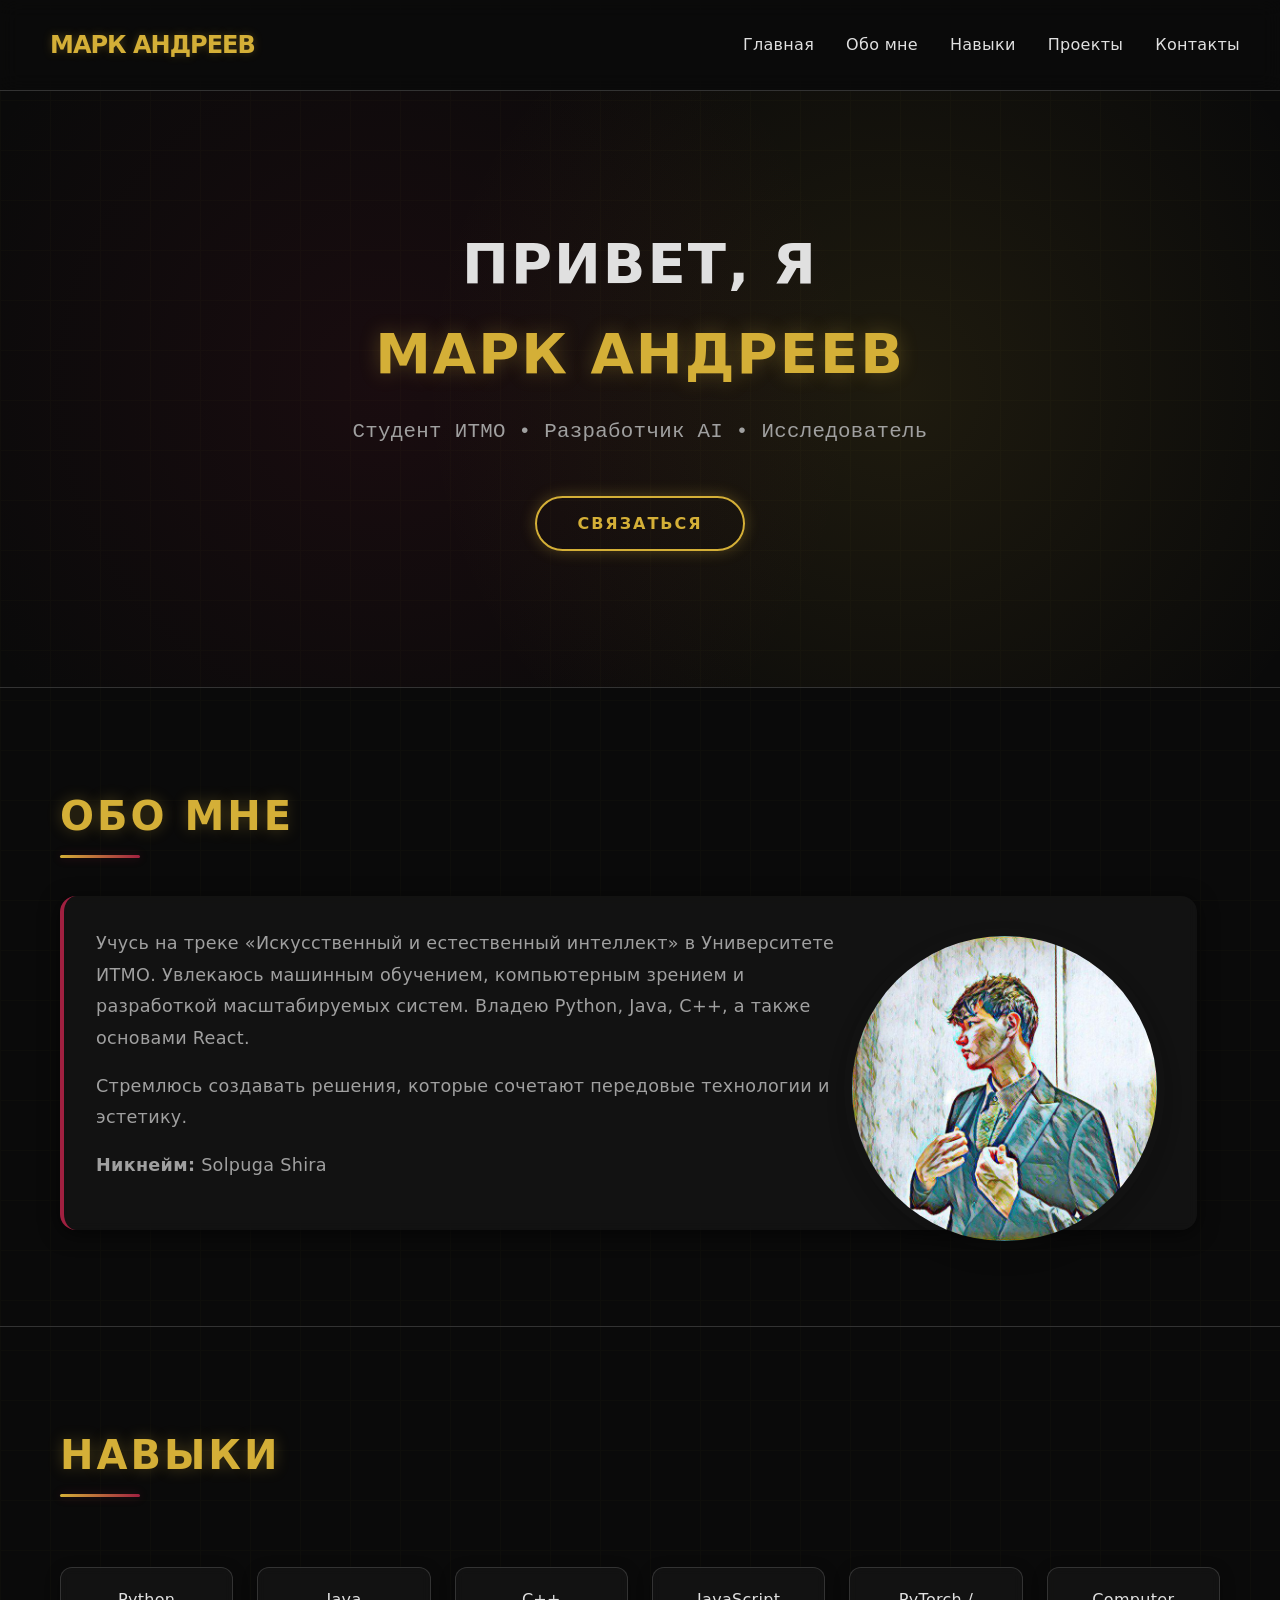
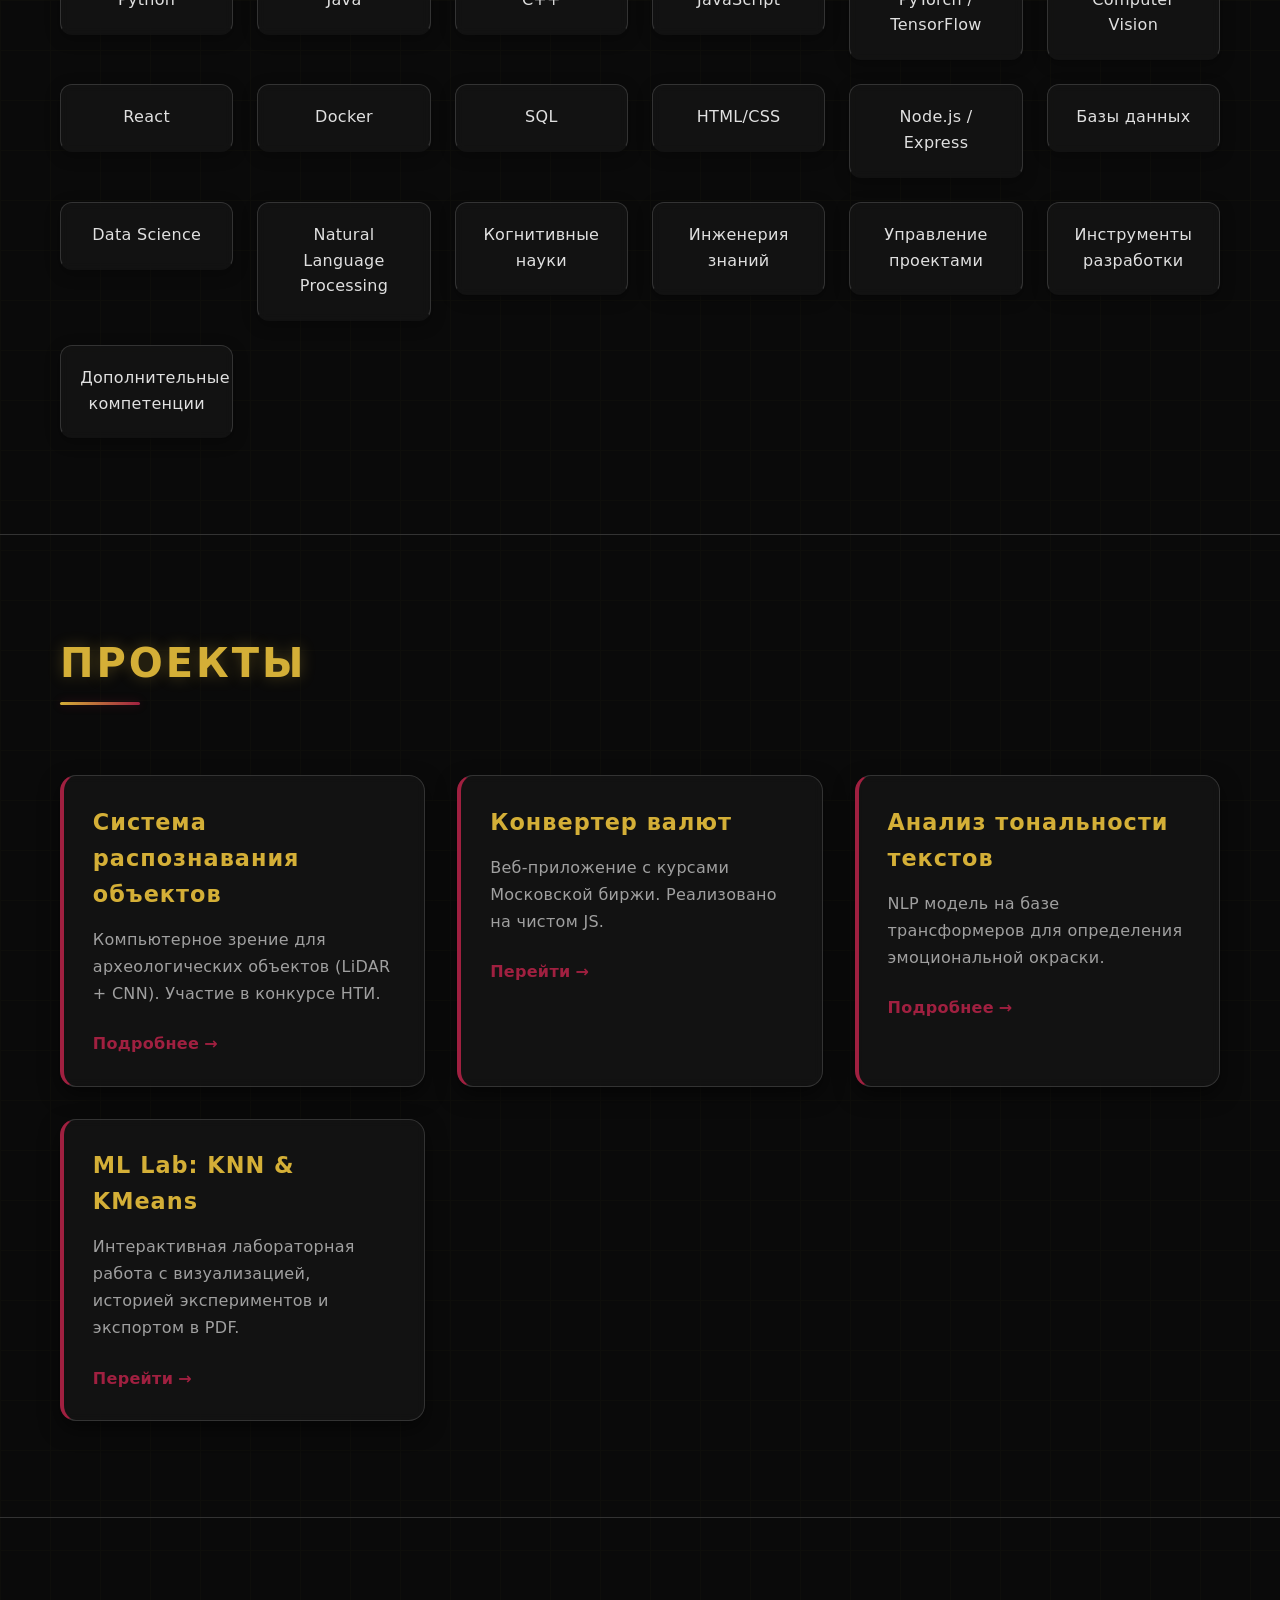
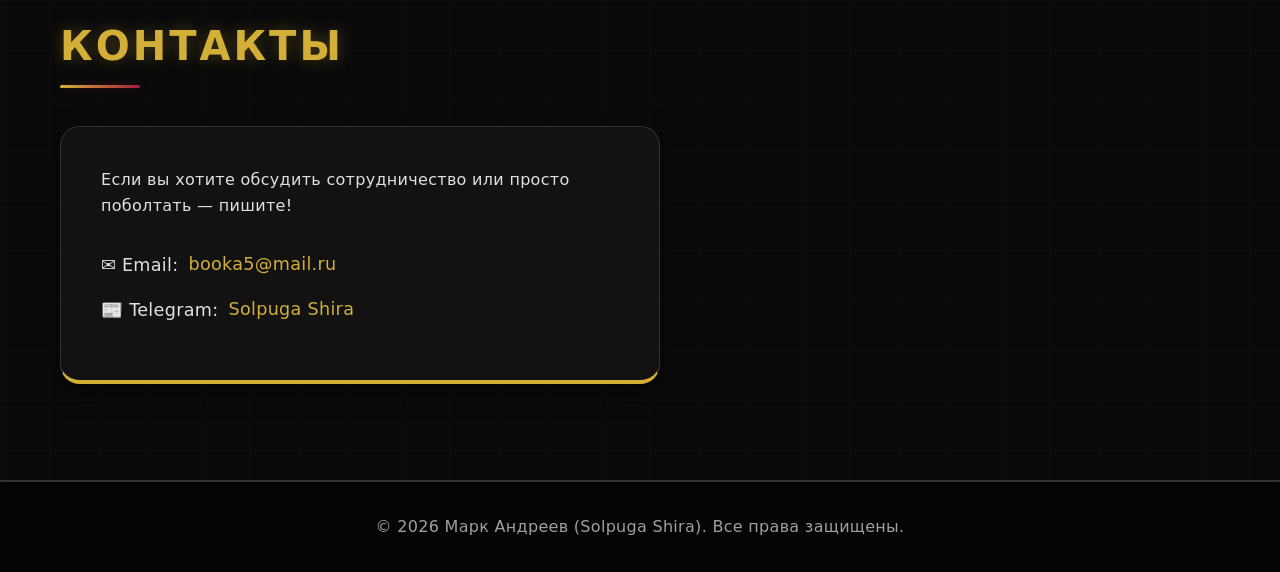
<file: index.html>
<!DOCTYPE html>
<html lang="ru">
<head>
    <meta charset="UTF-8">
    <meta name="viewport" content="width=device-width, initial-scale=1.0">
    <title>Марк Андреев | Портфолио</title>
    <link rel="stylesheet" href="style.css">
</head>
<body>
    <header class="header">
        <div class="container nav">
            <div class="logo" style="margin:10px; letter-spacing:-1px;">Марк Андреев</div>
            <ul class="nav-links" id="navLinks">
                <li><a href="index.html">Главная</a></li>
                <li><a href="#about">Обо мне</a></li>
                <li><a href="#skills">Навыки</a></li>
                <li><a href="#projects">Проекты</a></li>
                <li><a href="#contact">Контакты</a></li>
            </ul>
            <div class="burger" id="burger">
                <span></span>
                <span></span>
                <span></span>
            </div>
        </div>
    </header>

    <main>
        <section class="hero">
            <div class="container">
                <h1 class="hero-title">Привет, я<br> <span class="gold">Марк Андреев</span></h1>
                <p class="hero-subtitle">Студент ИТМО • Разработчик AI • Исследователь</p>
                <a href="#contact" class="btn-primary">Связаться</a>
            </div>
        </section>

        <section id="about" class="about">
            <div class="container">
                <h2 class="section-title">Обо мне</h2>
                <div class="about-content">
                    <img class = "mark" src ="Mark.jpeg">
                            
                    <p>Учусь на треке «Искусственный и естественный интеллект» в Университете ИТМО. Увлекаюсь машинным обучением, компьютерным зрением и разработкой масштабируемых систем. Владею Python, Java, C++, а также основами React.</p>
                    <p>Стремлюсь создавать решения, которые сочетают передовые технологии и эстетику.</p>
                    <p><strong>Никнейм:</strong> Solpuga Shira</p>
                </div>
            </div>
        </section>


        <section id="skills" class="skills">
            <div class="container">
                <h2 class="section-title">Навыки</h2>
                <div class="skills-grid" id="skillsGrid"></div>
            </div>
        </section>


        <section id="projects" class="projects">
            <div class="container">
                <h2 class="section-title">Проекты</h2>
                <div class="projects-grid">
                    <div class="project-card">
                        <h3>Система распознавания объектов</h3>
                        <p>Компьютерное зрение для археологических объектов (LiDAR + CNN). Участие в конкурсе НТИ.</p>
                        <a href="NTI.html" class="project-link">Подробнее</a>
                    </div>
                    <div class="project-card">
                        <h3>Конвертер валют</h3>
                        <p>Веб-приложение с курсами Московской биржи. Реализовано на чистом JS.</p>
                        <a href="converter.html" class="project-link">Перейти</a>
                    </div>
                    <div class="project-card">
                        <h3>Анализ тональности текстов</h3>
                        <p>NLP модель на базе трансформеров для определения эмоциональной окраски.</p>
                        <a href="NLP.html" class="project-link">Подробнее</a>
                    </div>
                    <div class="project-card">
                        <h3>ML Lab: KNN & KMeans</h3>
                        <p>Интерактивная лабораторная работа с визуализацией, историей экспериментов и экспортом в PDF.</p>
                        <a href="ml_lab.html" class="project-link">Перейти</a>
                    </div>
                </div>
            </div>
        </section>


        <section id="contact" class="contact">
            <div class="container">
                <h2 class="section-title">Контакты</h2>
                <div class="contact-content">
                    <p>Если вы хотите обсудить сотрудничество или просто поболтать — пишите!</p>
                    <ul class="contact-list">
                        <li>✉️ Email: <a href="mailto:booka5@mail.ru">booka5@mail.ru</a></li>
                        <li>📰 Telegram: <a href="https://t.me/Solpuga_Shira">Solpuga Shira</a></li>
                    </ul>
                </div>
            </div>
        </section>
    </main>

    <footer class="footer">
        <div class="container">
            <p>© 2026 Марк Андреев (Solpuga Shira). Все права защищены.</p>
        </div>
    </footer>


    <script>
        (function() {
            const skillsData = [
                { name: 'Python', details: ['Django', 'FastAPI', 'NumPy', 'Pandas', 'PyTorch', 'TensorFlow', 'Scikit-learn'] },
                { name: 'Java', details: ['Spring Boot', 'Hibernate', 'Kafka', 'Maven', 'JUnit'] },
                { name: 'C++', details: ['STL', 'Boost', 'OpenCV', 'CUDA', 'Qt'] },
                { name: 'JavaScript', details: ['DOM', 'События', 'Асинхронность (Promises, Async/Await)', 'Классы', 'Модули', 'Обработка ошибок', 'Структуры данных'] },
                { name: 'PyTorch / TensorFlow', details: ['Нейросети', 'CNN', 'RNN', 'Трансформеры', 'Обучение с подкреплением'] },
                { name: 'Computer Vision', details: ['OpenCV', 'YOLO', 'Segmentation', 'Object Detection', 'Image Processing'] },
                { name: 'React', details: ['Hooks', 'Redux', 'Next.js', 'Material-UI', 'React Router'] },
                { name: 'Docker', details: ['Контейнеризация', 'Docker Compose', 'Kubernetes (основы)', 'CI/CD'] },
                { name: 'SQL', details: ['PostgreSQL', 'MySQL', 'SQLite', 'Оптимизация запросов', 'ORM'] },
                { name: 'HTML/CSS', details: ['HTML5', 'CSS3', 'Flexbox', 'CSS Grid', 'Адаптивная верстка', 'Семантическая разметка', 'Доступность (WCAG)'] },
                { name: 'Node.js / Express', details: ['Node.js', 'Express.js', 'REST API', 'Middleware', 'Аутентификация (JWT)', 'Работа с базами данных (Mongoose, Sequelize)', 'WebSockets'] },
                { name: 'Базы данных', details: ['Проектирование БД', 'Нормализация', 'Транзакции', 'Индексы', 'NoSQL (MongoDB)', 'Redis'] },
                { name: 'Data Science', details: ['Pandas', 'NumPy', 'Matplotlib', 'Seaborn', 'Статистический анализ', 'Эконометрика', 'Анализ социальных сетей', 'Планирование экспериментов'] },
                { name: 'Natural Language Processing', details: ['Токенизация', 'Word2Vec', 'BERT', 'NLTK', 'SpaCy', 'Анализ тональности', 'Машинный перевод'] },
                { name: 'Когнитивные науки', details: ['Когнитивная психология', 'Психолингвистика', 'Когнитивная нейронаука', 'Моделирование когнитивных процессов', 'Экспериментальные методы'] },
                { name: 'Инженерия знаний', details: ['Онтологии', 'Семантические сети', 'Экспертные системы', 'Извлечение знаний', 'Логический вывод'] },
                { name: 'Управление проектами', details: ['Agile (Scrum, Kanban)', 'PMBOK', 'Управление рисками', 'Сценарное мышление', 'Управление изменениями'] },
                { name: 'Инструменты разработки', details: ['Git (продвинутый)', 'Docker (оркестрация)', 'CI/CD (GitLab CI, GitHub Actions)', 'Linux (администрирование)', 'Kubernetes (основы)'] },
                { name: 'Дополнительные компетенции', details: ['3D-моделирование', 'Основы ГИС', 'Технологии творчества', 'Публичные выступления', 'Командообразование'] }
            ];

            const grid = document.getElementById('skillsGrid');

            skillsData.forEach(function(skill) {
                const wrapper = document.createElement('div');
                wrapper.style.width = '100%';

                const skillItem = document.createElement('div');
                skillItem.className = 'skill-item';
                skillItem.textContent = skill.name;

                const detailsDiv = document.createElement('div');
                detailsDiv.className = 'skill-details';
                detailsDiv.style.display = 'none';

                const ul = document.createElement('ul');
                skill.details.forEach(function(detail) {
                    const li = document.createElement('li');
                    li.textContent = detail;
                    ul.appendChild(li);
                });
                detailsDiv.appendChild(ul);

                skillItem.addEventListener('click', function(e) {
                    e.stopPropagation();
                    detailsDiv.style.display = detailsDiv.style.display === 'none' ? 'block' : 'none';
                });

                wrapper.appendChild(skillItem);
                wrapper.appendChild(detailsDiv);
                grid.appendChild(wrapper);
            });
        })();
    </script>
    <!-- Общий скрипт -->
    <script src="script.js"></script>
</body>
</html>
</file>
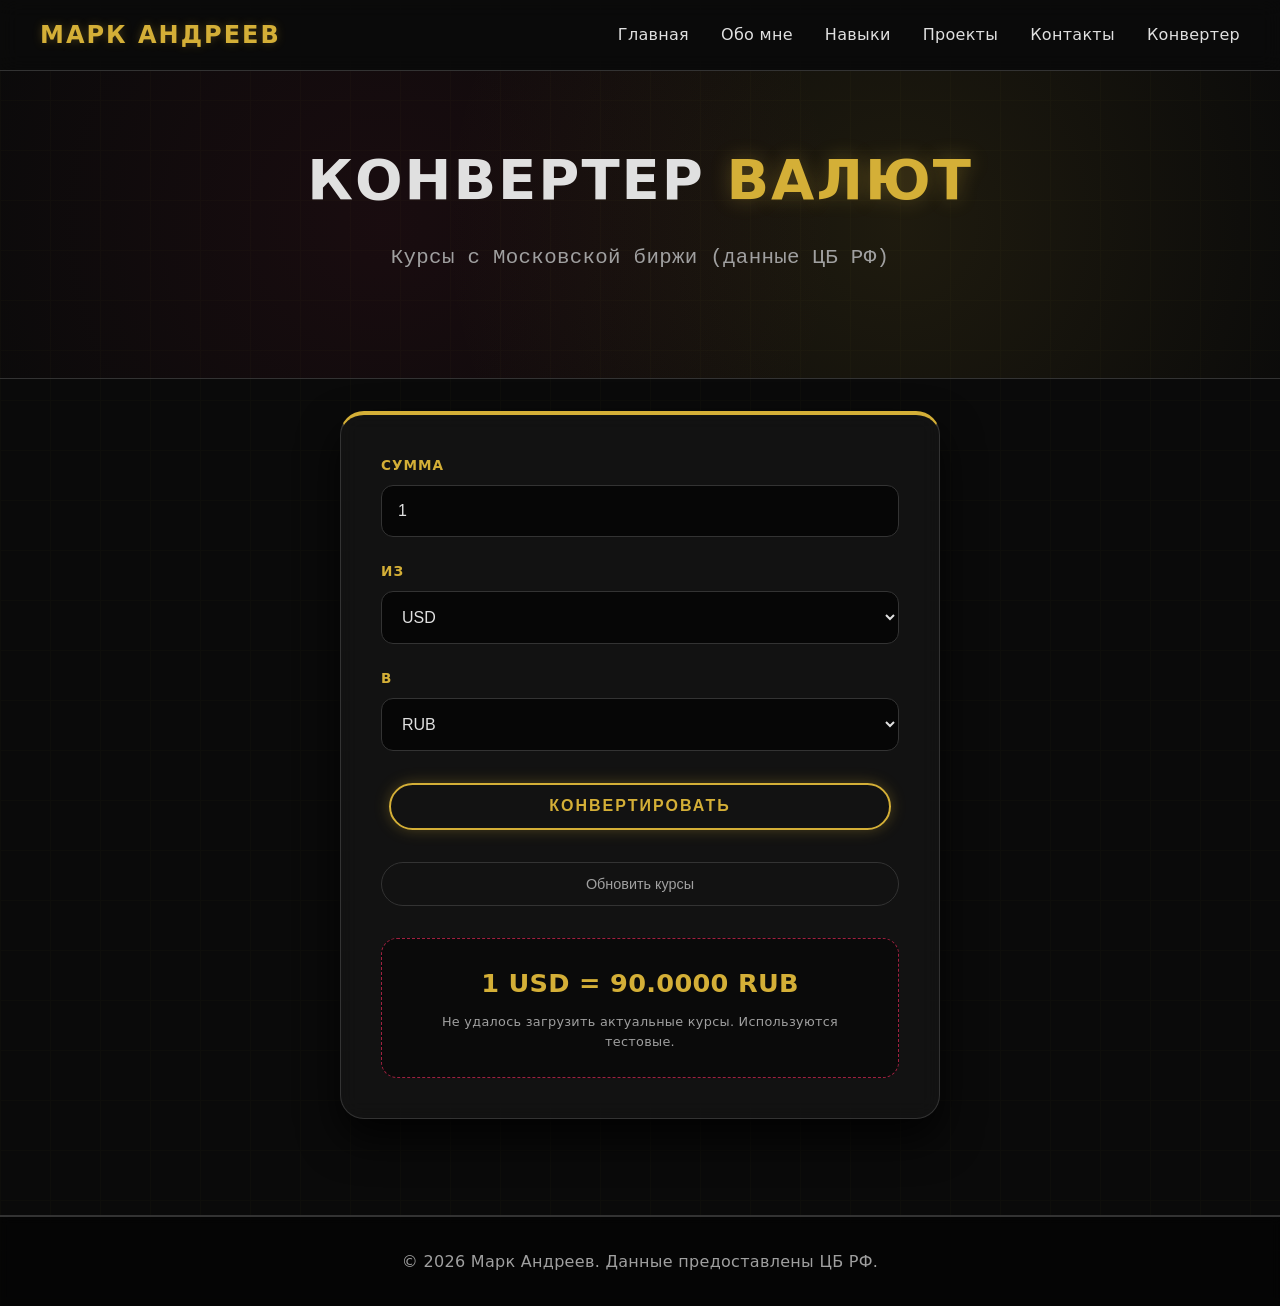
<file: converter.html>
<!DOCTYPE html>
<html lang="ru">
<head>
    <meta charset="UTF-8">
    <meta name="viewport" content="width=device-width, initial-scale=1.0">
    <title>Конвертер валют | Марк Андреев</title>
    <link rel="stylesheet" href="style.css">
</head>
<body>
    <header class="header">
        <div class="container nav">
            <div class="logo">Марк Андреев</div>
            <ul class="nav-links" id="navLinks">
                <li><a href="index.html">Главная</a></li>
                <li><a href="index.html#about">Обо мне</a></li>
                <li><a href="index.html#skills">Навыки</a></li>
                <li><a href="index.html#projects">Проекты</a></li>
                <li><a href="index.html#contact">Контакты</a></li>
                <li><a href="converter.html">Конвертер</a></li>
            </ul>
            <div class="burger" id="burger">
                <span></span>
                <span></span>
                <span></span>
            </div>
        </div>
    </header>

    <main>
        <section class="hero" style="padding: 4rem 0;">
            <div class="container">
                <h1 class="hero-title">Конвертер <span class="gold">валют</span></h1>
                <p class="hero-subtitle">Курсы с Московской биржи (данные ЦБ РФ)</p>
            </div>
        </section>

        <section class="converter-section">
            <div class="container">
                <div class="converter-card">
                    <div class="converter-form">
                        <div class="input-group">
                            <label for="amount">Сумма</label>
                            <input type="number" id="amount" value="1" min="0" step="0.01">
                        </div>

                        <div class="input-group">
                            <label for="fromCurrency">Из</label>
                            <select id="fromCurrency"></select>
                        </div>

                        <div class="input-group">
                            <label for="toCurrency">В</label>
                            <select id="toCurrency"></select>
                        </div>

                        <button id="convertBtn" class="btn-primary">Конвертировать</button>
                        <button id="refreshRates" class="btn-secondary">Обновить курсы</button>
                    </div>

                    <div class="result-area">
                        <p id="result">Введите сумму и нажмите "Конвертировать"</p>
                        <p id="lastUpdate"></p>
                    </div>
                </div>
            </div>
        </section>
    </main>

    <footer class="footer">
        <div class="container">
            <p>© 2026 Марк Андреев. Данные предоставлены ЦБ РФ.</p>
        </div>
    </footer>

    <!-- Скрипт конвертера -->
    <script>
        let rates = {};
        let currencies = [];

        const amountInput = document.getElementById('amount');
        const fromSelect = document.getElementById('fromCurrency');
        const toSelect = document.getElementById('toCurrency');
        const convertBtn = document.getElementById('convertBtn');
        const refreshBtn = document.getElementById('refreshRates');
        const resultP = document.getElementById('result');
        const lastUpdateP = document.getElementById('lastUpdate');

        async function fetchRates() {
            try {
                const response = await fetch('https://www.cbr-xml-daily.ru/daily_json.js');
                const data = await response.json();

                rates = { RUB: 1 };
                currencies = ['RUB'];

                for (let code in data.Valute) {
                    rates[code] = data.Valute[code].Value;
                    currencies.push(code);
                }

                currencies.sort();
                populateSelects();

                const updateTime = new Date(data.Date).toLocaleString('ru-RU');
                lastUpdateP.textContent = `Последнее обновление: ${updateTime}`;
            } catch (error) {
                console.error(error);
                rates = { RUB: 1, USD: 90.0, EUR: 99.0, CNY: 12.5 };
                currencies = ['RUB', 'USD', 'EUR', 'CNY'];
                populateSelects();
                lastUpdateP.textContent = 'Не удалось загрузить актуальные курсы. Используются тестовые.';
            }
        }

        function populateSelects() {
            fromSelect.innerHTML = '';
            toSelect.innerHTML = '';

            currencies.forEach(function(curr) {
                let option1 = document.createElement('option');
                option1.value = curr;
                option1.textContent = curr;
                fromSelect.appendChild(option1);

                let option2 = document.createElement('option');
                option2.value = curr;
                option2.textContent = curr;
                toSelect.appendChild(option2);
            });

            fromSelect.value = 'USD';
            toSelect.value = 'RUB';
        }

        function convert() {
            let amount = parseFloat(amountInput.value) || 0;
            let from = fromSelect.value;
            let to = toSelect.value;

            if (!rates[from] || !rates[to]) {
                resultP.textContent = 'Ошибка: неизвестная валюта';
                return;
            }

            let result = (amount * rates[from]) / rates[to];
            resultP.textContent = `${amount} ${from} = ${result.toFixed(4)} ${to}`;
        }

        convertBtn.addEventListener('click', convert);
        refreshBtn.addEventListener('click', function() {
            fetchRates().then(function() { convert(); });
        });

        fetchRates().then(function() { convert(); });
    </script>
    <!-- Общий скрипт -->
    <script src="script.js"></script>
</body>
</html>
</file>
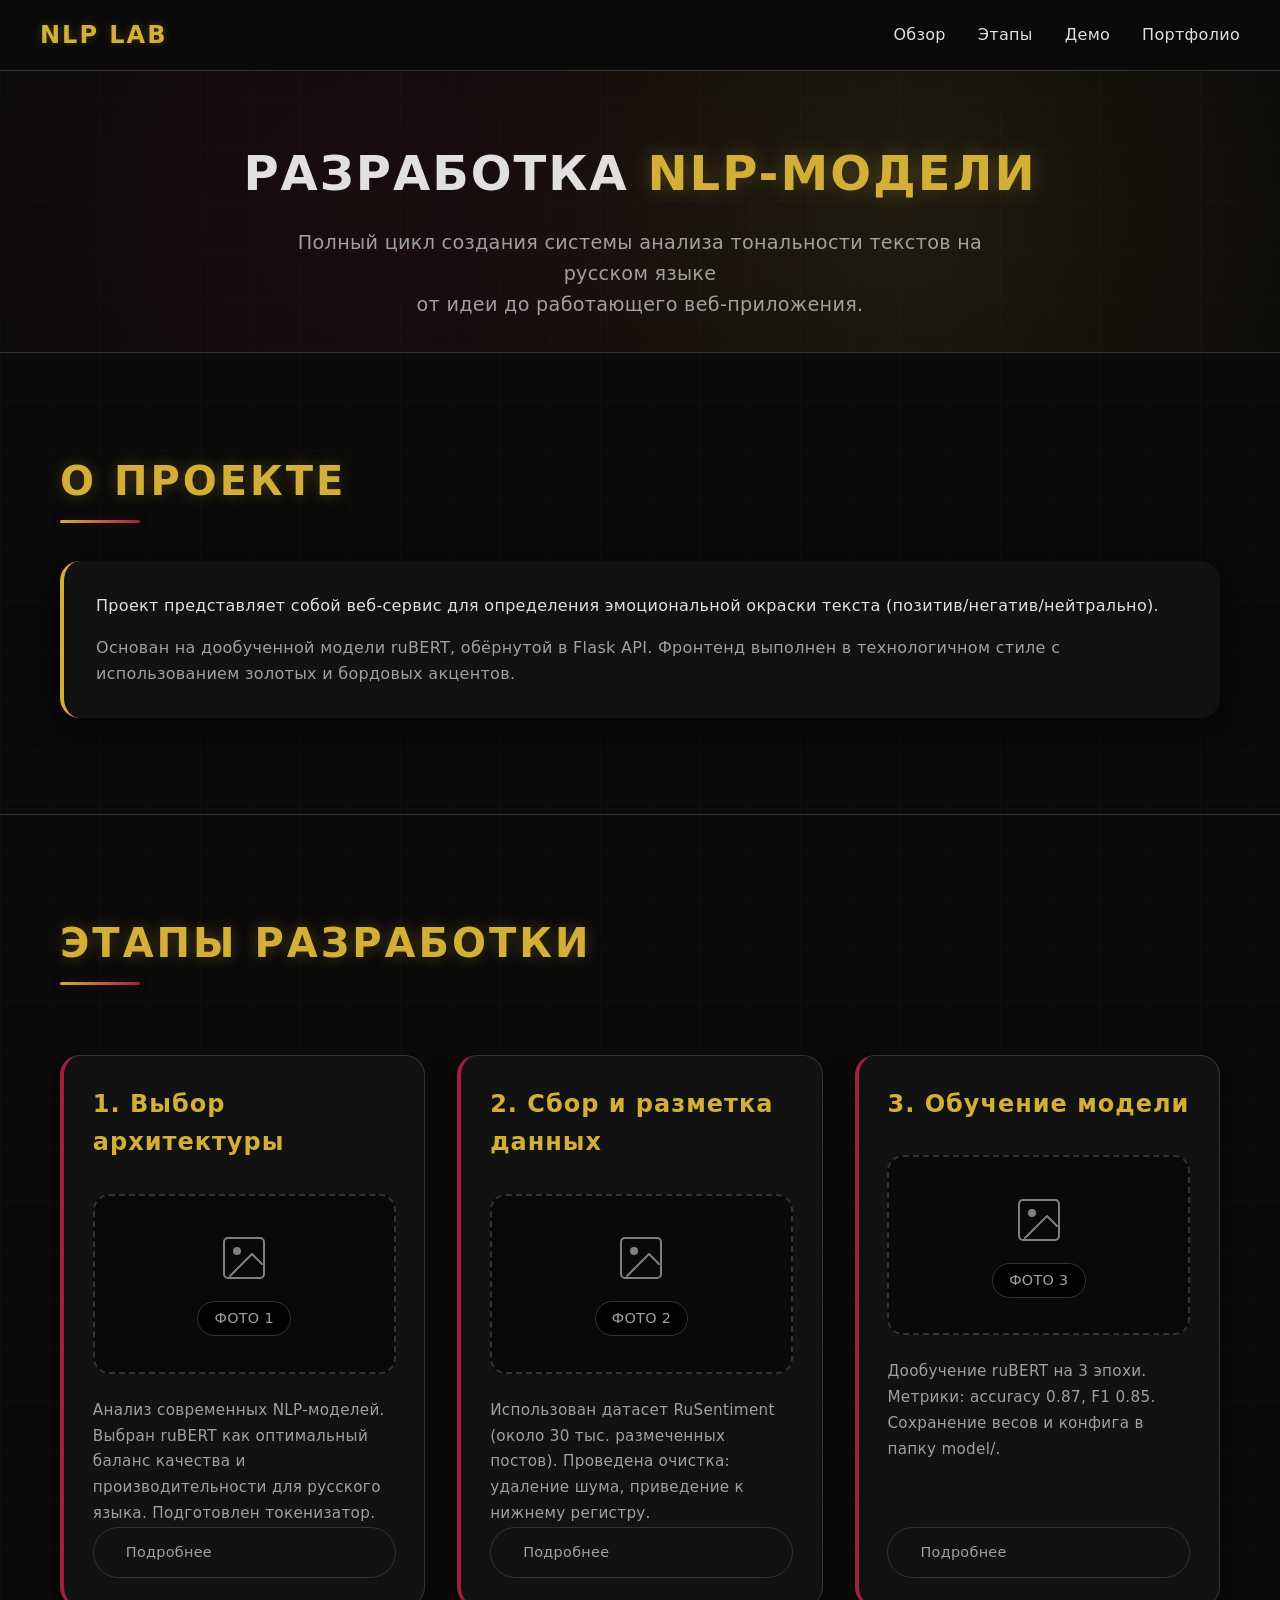
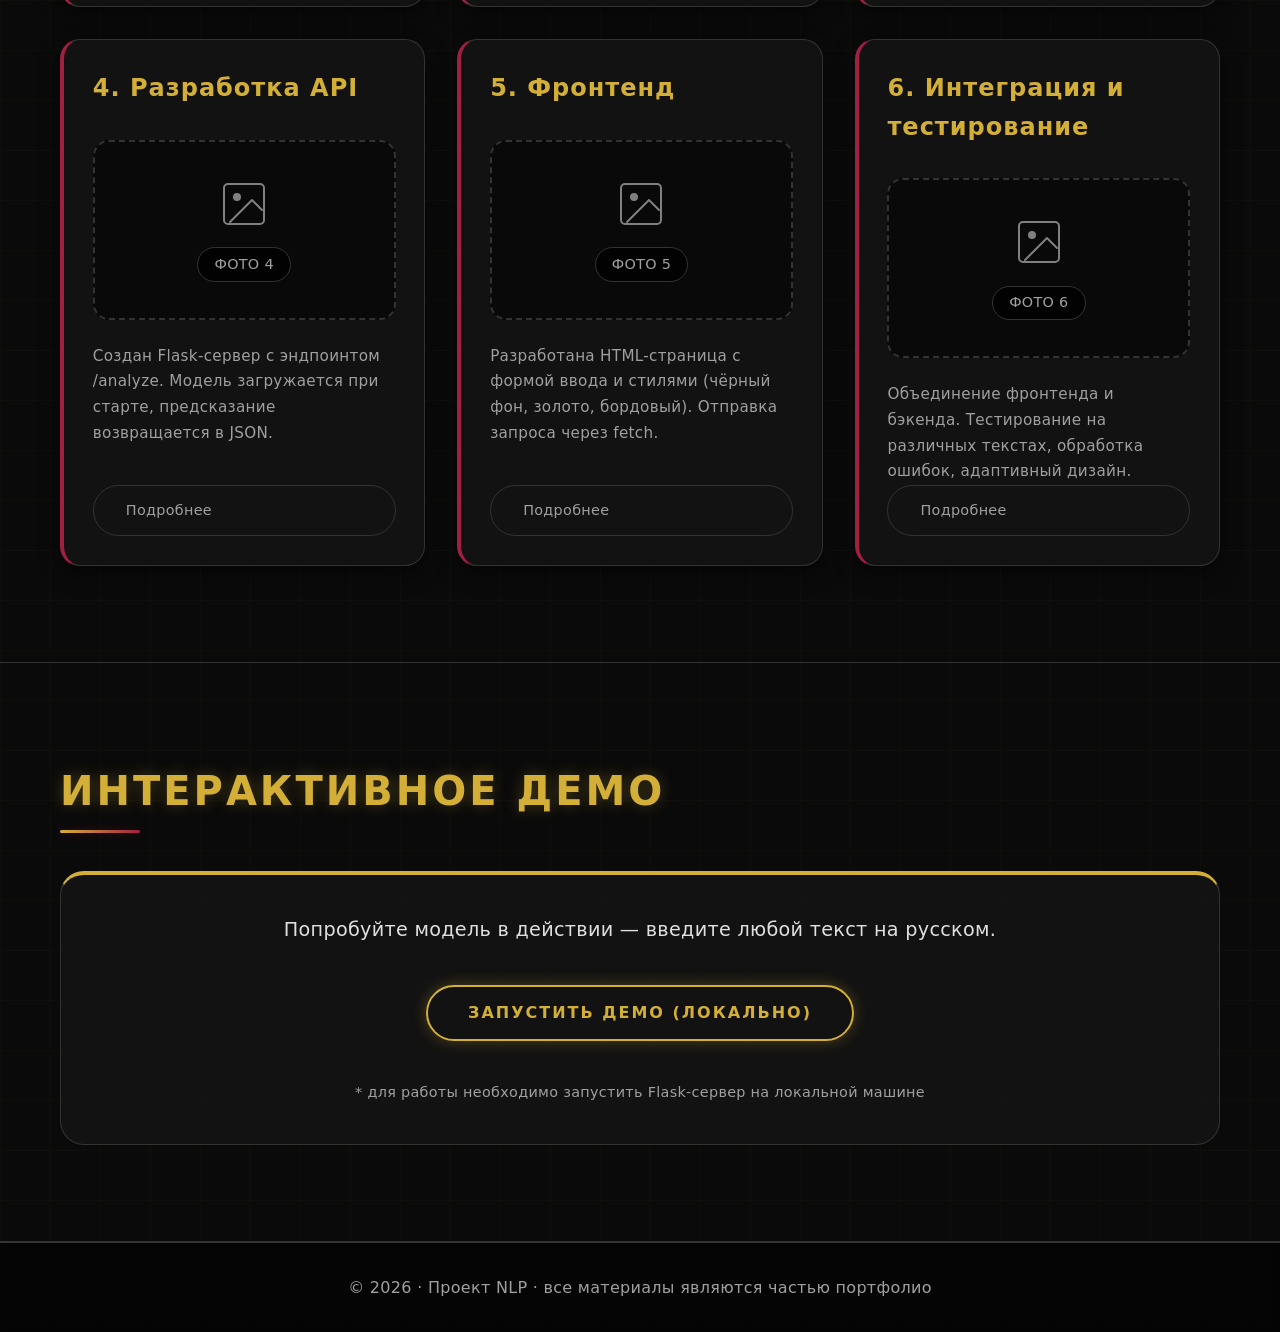
<file: NLP.html>
<!DOCTYPE html>
<html lang="ru">
<head>
    <meta charset="UTF-8">
    <meta name="viewport" content="width=device-width, initial-scale=1.0">
    <title>NLP-проект · Этапы разработки</title>
    <link rel="stylesheet" href="style.css">
</head>
<body>
    <header class="header">
        <div class="container nav">
            <div class="logo">NLP Lab</div>
            <ul class="nav-links" id="navLinks">
                <li><a href="#overview">Обзор</a></li>
                <li><a href="#stages">Этапы</a></li>
                <li><a href="#demo">Демо</a></li>
                <li><a href="index.html">Портфолио</a></li>
            </ul>
            <div class="burger" id="burger">
                <span></span>
                <span></span>
                <span></span>
            </div>
        </div>
    </header>

    <main>
        <!-- Hero -->
        <section class="hero-small">
            <div class="container">
                <h1>Разработка <span class="gold">NLP-модели</span></h1>
                <p>Полный цикл создания системы анализа тональности текстов на русском языке<br>от идеи до работающего веб-приложения.</p>
            </div>
        </section>

        <!-- Краткий обзор -->
        <section id="overview">
            <div class="container">
                <h2 class="section-title">О проекте</h2>
                <div class="overview-card">
                    <p style="color: var(--text-primary); margin-bottom: 1rem;">Проект представляет собой веб-сервис для определения эмоциональной окраски текста (позитив/негатив/нейтрально).</p>
                    <p style="color: var(--text-secondary);">Основан на дообученной модели ruBERT, обёрнутой в Flask API. Фронтенд выполнен в технологичном стиле с использованием золотых и бордовых акцентов.</p>
                </div>
            </div>
        </section>

        <!-- Этапы разработки -->
        <section id="stages">
            <div class="container">
                <h2 class="section-title">Этапы разработки</h2>
                <div class="stages-grid">
                    <!-- Этап 1 -->
                    <div class="stage-card fade-in">
                        <h3>1. Выбор архитектуры</h3>
                        <div class="stage-photo"><span>Фото 1</span></div>
                        <p class="stage-description">Анализ современных NLP-моделей. Выбран ruBERT как оптимальный баланс качества и производительности для русского языка. Подготовлен токенизатор.</p>
                        <a href="#" class="btn-secondary">Подробнее</a>
                    </div>
                    <!-- Этап 2 -->
                    <div class="stage-card fade-in">
                        <h3>2. Сбор и разметка данных</h3>
                        <div class="stage-photo"><span>Фото 2</span></div>
                        <p class="stage-description">Использован датасет RuSentiment (около 30 тыс. размеченных постов). Проведена очистка: удаление шума, приведение к нижнему регистру.</p>
                        <a href="#" class="btn-secondary">Подробнее</a>
                    </div>
                    <!-- Этап 3 -->
                    <div class="stage-card fade-in">
                        <h3>3. Обучение модели</h3>
                        <div class="stage-photo"><span>Фото 3</span></div>
                        <p class="stage-description">Дообучение ruBERT на 3 эпохи. Метрики: accuracy 0.87, F1 0.85. Сохранение весов и конфига в папку model/.</p>
                        <a href="#" class="btn-secondary">Подробнее</a>
                    </div>
                    <!-- Этап 4 -->
                    <div class="stage-card fade-in">
                        <h3>4. Разработка API</h3>
                        <div class="stage-photo"><span>Фото 4</span></div>
                        <p class="stage-description">Создан Flask-сервер с эндпоинтом /analyze. Модель загружается при старте, предсказание возвращается в JSON.</p>
                        <a href="#" class="btn-secondary">Подробнее</a>
                    </div>
                    <!-- Этап 5 -->
                    <div class="stage-card fade-in">
                        <h3>5. Фронтенд</h3>
                        <div class="stage-photo"><span>Фото 5</span></div>
                        <p class="stage-description">Разработана HTML-страница с формой ввода и стилями (чёрный фон, золото, бордовый). Отправка запроса через fetch.</p>
                        <a href="#" class="btn-secondary">Подробнее</a>
                    </div>
                    <!-- Этап 6 -->
                    <div class="stage-card fade-in">
                        <h3>6. Интеграция и тестирование</h3>
                        <div class="stage-photo"><span>Фото 6</span></div>
                        <p class="stage-description">Объединение фронтенда и бэкенда. Тестирование на различных текстах, обработка ошибок, адаптивный дизайн.</p>
                        <a href="#" class="btn-secondary">Подробнее</a>
                    </div>
                </div>
            </div>
        </section>

        <!-- Демо (ссылка на работающее приложение) -->
        <section id="demo">
            <div class="container">
                <h2 class="section-title">Интерактивное демо</h2>
                <div style="background: var(--bg-card); border-radius: 24px; padding: 2.5rem; border: 1px solid var(--border-color); border-top: 4px solid var(--gold); text-align: center;">
                    <p style="color: var(--text-primary); font-size: 1.2rem; margin-bottom: 2rem;">Попробуйте модель в действии — введите любой текст на русском.</p>
                    <a href="http://localhost:5000" target="_blank" class="btn-primary" style="display: inline-block;">Запустить демо (локально)</a>
                    <p style="color: var(--text-secondary); margin-top: 2rem; font-size: 0.9rem;">* для работы необходимо запустить Flask-сервер на локальной машине</p>
                </div>
            </div>
        </section>
    </main>

    <footer class="footer">
        <div class="container">
            <p>© 2026 · Проект NLP · все материалы являются частью портфолио</p>
        </div>
    </footer>

    <!-- Общий скрипт -->
    <script src="script.js"></script>
</body>
</html>
</file>
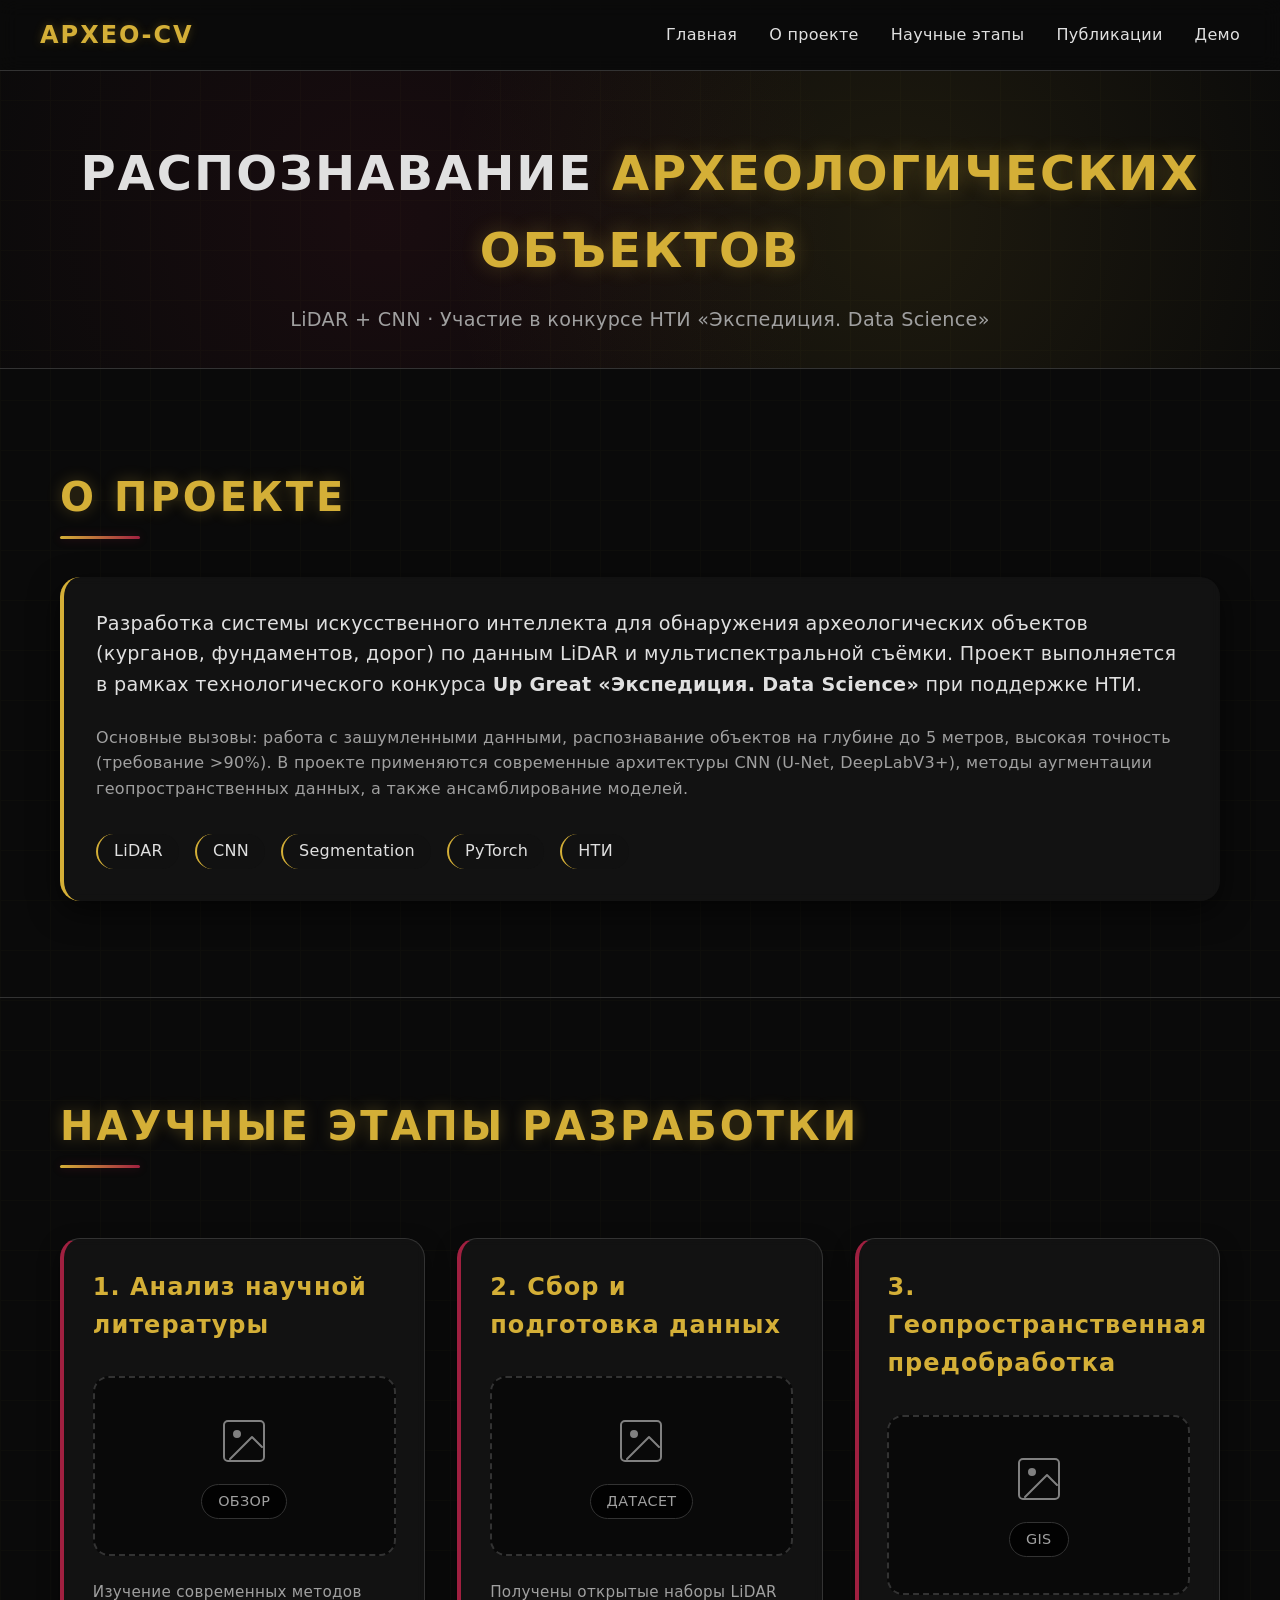
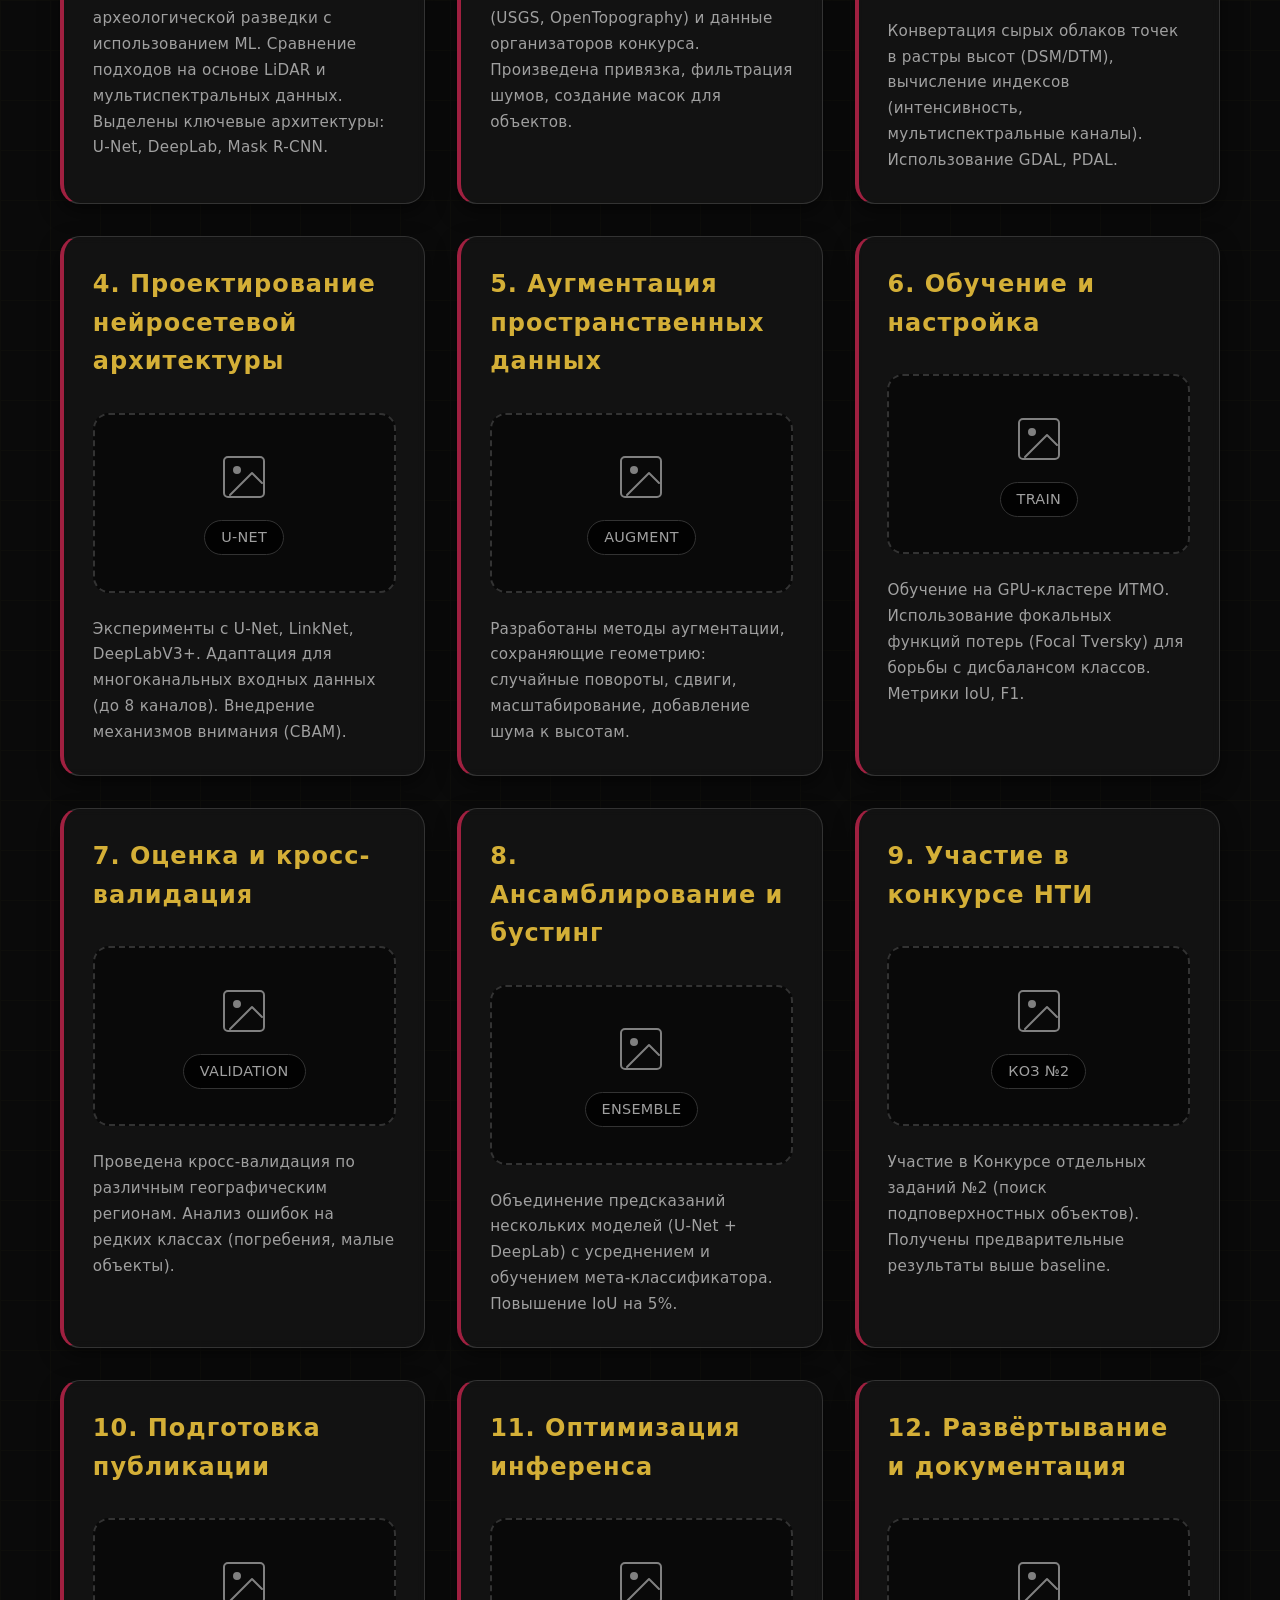
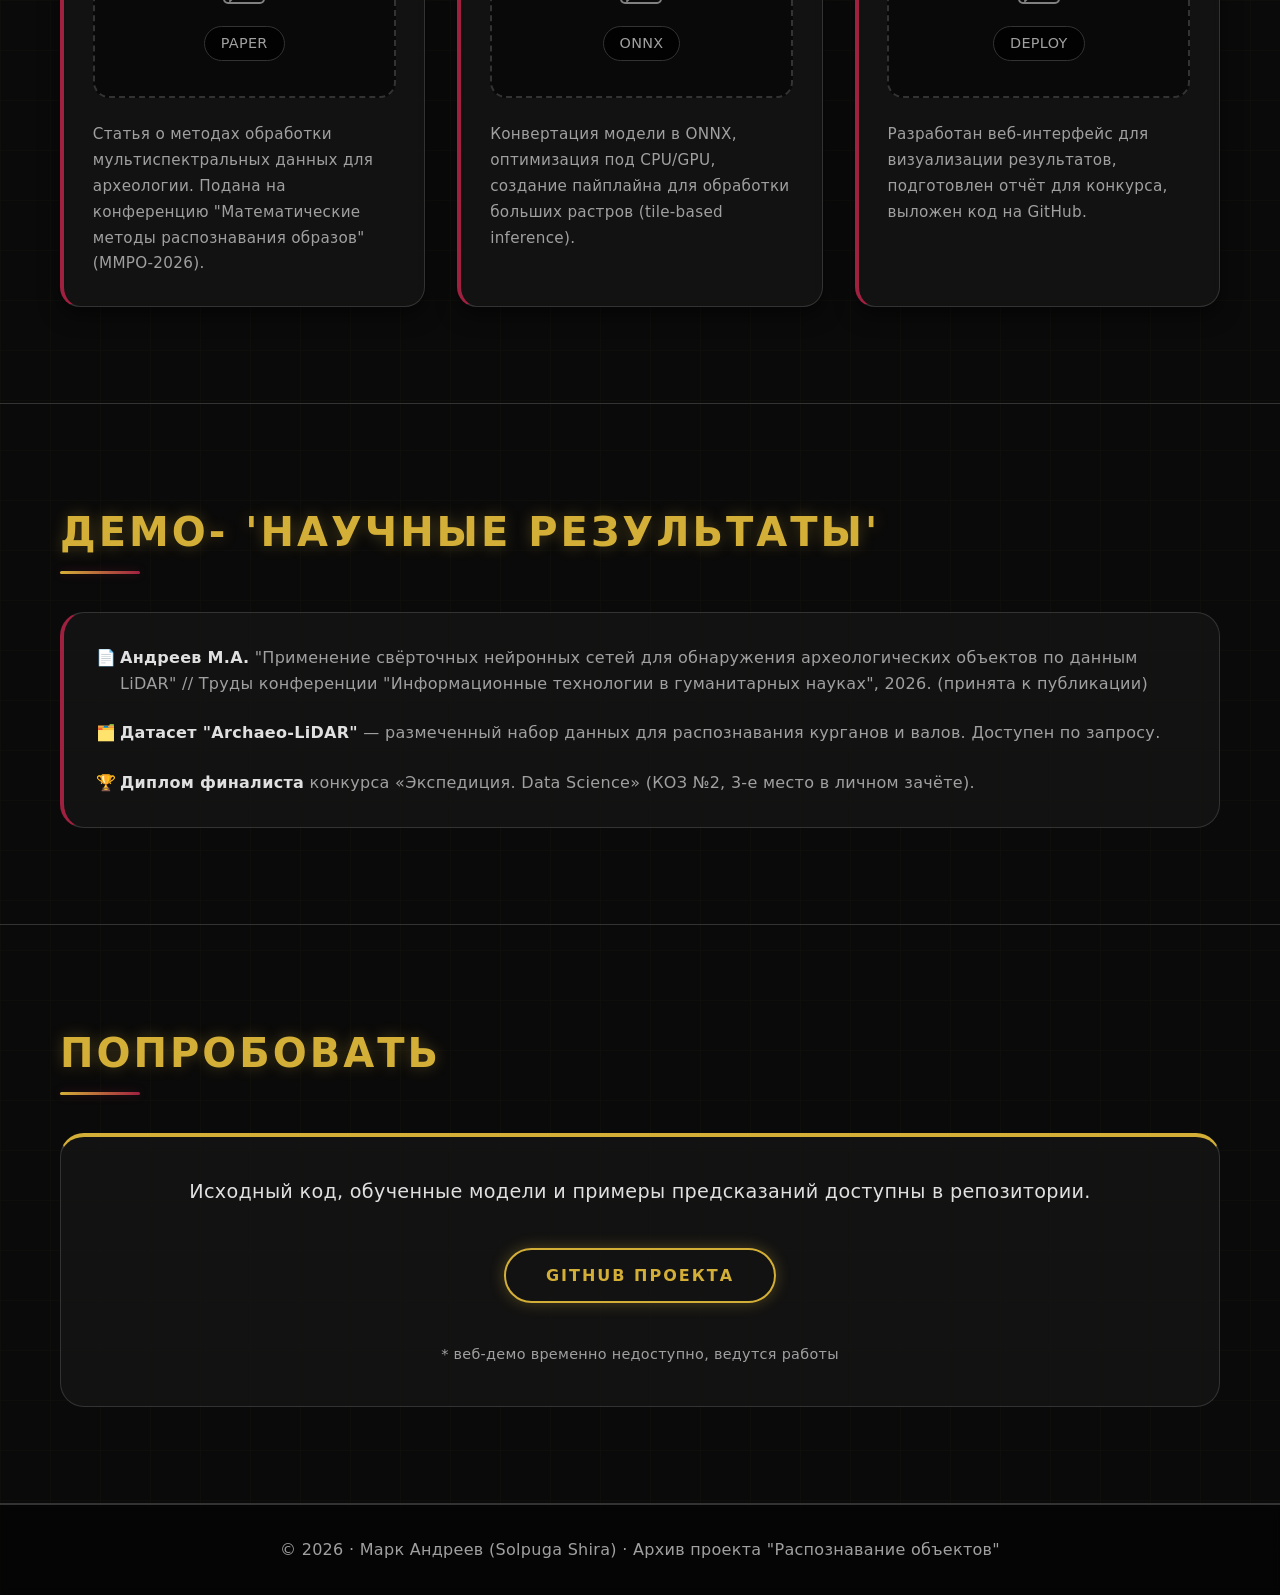
<file: NTI.html>
<!DOCTYPE html>
<html lang="ru">
<head>
    <meta charset="UTF-8">
    <meta name="viewport" content="width=device-width, initial-scale=1.0">
    <title>Проект 1 · Распознавание объектов (LiDAR + CNN)</title>
    <link rel="stylesheet" href="style.css">
</head>
<body>
    <header class="header">
        <div class="container nav">
            <div class="logo">Архео-CV</div>
            <ul class="nav-links" id="navLinks">
                <li><a href="index.html">Главная</a></li>
                <li><a href="#overview">О проекте</a></li>
                <li><a href="#stages">Научные этапы</a></li>
                <li><a href="#publications">Публикации</a></li>
                <li><a href="#demo">Демо</a></li>
            </ul>
            <div class="burger" id="burger">
                <span></span>
                <span></span>
                <span></span>
            </div>
        </div>
    </header>

    <main>
        <!-- Hero -->
        <section class="hero-project">
            <div class="container">
                <h1>Распознавание <span class="gold">археологических объектов</span></h1>
                <p>LiDAR + CNN · Участие в конкурсе НТИ «Экспедиция. Data Science»</p>
            </div>
        </section>

        <!-- Обзор проекта -->
        <section id="overview">
            <div class="container">
                <h2 class="section-title">О проекте</h2>
                <div class="overview-card">
                    <p style="color: var(--text-primary); margin-bottom: 1.5rem; font-size: 1.2rem;">
                        Разработка системы искусственного интеллекта для обнаружения археологических объектов (курганов, фундаментов, дорог) 
                        по данным LiDAR и мультиспектральной съёмки. Проект выполняется в рамках технологического конкурса 
                        <strong>Up Great «Экспедиция. Data Science»</strong> при поддержке НТИ.
                    </p>
                    <p style="color: var(--text-secondary);">
                        Основные вызовы: работа с зашумленными данными, распознавание объектов на глубине до 5 метров, 
                        высокая точность (требование >90%). В проекте применяются современные архитектуры CNN (U-Net, DeepLabV3+), 
                        методы аугментации геопространственных данных, а также ансамблирование моделей.
                    </p>
                    <div style="display: flex; gap: 1rem; flex-wrap: wrap; margin-top: 2rem;">
                        <span style="background: var(--bg-secondary); padding: 0.3rem 1rem; border-radius: 20px; border-left: 2px solid var(--gold);">LiDAR</span>
                        <span style="background: var(--bg-secondary); padding: 0.3rem 1rem; border-radius: 20px; border-left: 2px solid var(--gold);">CNN</span>
                        <span style="background: var(--bg-secondary); padding: 0.3rem 1rem; border-radius: 20px; border-left: 2px solid var(--gold);">Segmentation</span>
                        <span style="background: var(--bg-secondary); padding: 0.3rem 1rem; border-radius: 20px; border-left: 2px solid var(--gold);">PyTorch</span>
                        <span style="background: var(--bg-secondary); padding: 0.3rem 1rem; border-radius: 20px; border-left: 2px solid var(--gold);">НТИ</span>
                    </div>
                </div>
            </div>
        </section>

        <!-- Научные и инженерные этапы -->
        <section id="stages">
            <div class="container">
                <h2 class="section-title">Научные этапы разработки</h2>
                <div class="stages-grid">
                    <!-- 1. Анализ литературы -->
                    <div class="stage-card fade-in">
                        <h3>1. Анализ научной литературы</h3>
                        <div class="stage-photo"><span>Обзор</span></div>
                        <p class="stage-description">Изучение современных методов археологической разведки с использованием ML. Сравнение подходов на основе LiDAR и мультиспектральных данных. Выделены ключевые архитектуры: U-Net, DeepLab, Mask R-CNN.</p>
                    </div>
                    <!-- 2. Сбор и подготовка данных -->
                    <div class="stage-card fade-in">
                        <h3>2. Сбор и подготовка данных</h3>
                        <div class="stage-photo"><span>Датасет</span></div>
                        <p class="stage-description">Получены открытые наборы LiDAR (USGS, OpenTopography) и данные организаторов конкурса. Произведена привязка, фильтрация шумов, создание масок для объектов.</p>
                    </div>
                    <!-- 3. Предобработка и геопривязка -->
                    <div class="stage-card fade-in">
                        <h3>3. Геопространственная предобработка</h3>
                        <div class="stage-photo"><span>GIS</span></div>
                        <p class="stage-description">Конвертация сырых облаков точек в растры высот (DSM/DTM), вычисление индексов (интенсивность, мультиспектральные каналы). Использование GDAL, PDAL.</p>
                    </div>
                    <!-- 4. Разработка архитектуры CNN -->
                    <div class="stage-card fade-in">
                        <h3>4. Проектирование нейросетевой архитектуры</h3>
                        <div class="stage-photo"><span>U-Net</span></div>
                        <p class="stage-description">Эксперименты с U-Net, LinkNet, DeepLabV3+. Адаптация для многоканальных входных данных (до 8 каналов). Внедрение механизмов внимания (CBAM).</p>
                    </div>
                    <!-- 5. Аугментация геоданных -->
                    <div class="stage-card fade-in">
                        <h3>5. Аугментация пространственных данных</h3>
                        <div class="stage-photo"><span>Augment</span></div>
                        <p class="stage-description">Разработаны методы аугментации, сохраняющие геометрию: случайные повороты, сдвиги, масштабирование, добавление шума к высотам.</p>
                    </div>
                    <!-- 6. Обучение и оптимизация гиперпараметров -->
                    <div class="stage-card fade-in">
                        <h3>6. Обучение и настройка</h3>
                        <div class="stage-photo"><span>Train</span></div>
                        <p class="stage-description">Обучение на GPU-кластере ИТМО. Использование фокальных функций потерь (Focal Tversky) для борьбы с дисбалансом классов. Метрики IoU, F1.</p>
                    </div>
                    <!-- 7. Оценка и валидация -->
                    <div class="stage-card fade-in">
                        <h3>7. Оценка и кросс-валидация</h3>
                        <div class="stage-photo"><span>Validation</span></div>
                        <p class="stage-description">Проведена кросс-валидация по различным географическим регионам. Анализ ошибок на редких классах (погребения, малые объекты).</p>
                    </div>
                    <!-- 8. Ансамблирование моделей -->
                    <div class="stage-card fade-in">
                        <h3>8. Ансамблирование и бустинг</h3>
                        <div class="stage-photo"><span>Ensemble</span></div>
                        <p class="stage-description">Объединение предсказаний нескольких моделей (U-Net + DeepLab) с усреднением и обучением мета-классификатора. Повышение IoU на 5%.</p>
                    </div>
                    <!-- 9. Полевые испытания (конкурс) -->
                    <div class="stage-card fade-in">
                        <h3>9. Участие в конкурсе НТИ</h3>
                        <div class="stage-photo"><span>КОЗ №2</span></div>
                        <p class="stage-description">Участие в Конкурсе отдельных заданий №2 (поиск подповерхностных объектов). Получены предварительные результаты выше baseline.</p>
                    </div>
                    <!-- 10. Написание научной статьи -->
                    <div class="stage-card fade-in">
                        <h3>10. Подготовка публикации</h3>
                        <div class="stage-photo"><span>Paper</span></div>
                        <p class="stage-description">Статья о методах обработки мультиспектральных данных для археологии. Подана на конференцию "Математические методы распознавания образов" (ММРО-2026).</p>
                    </div>
                    <!-- 11. Оптимизация для продакшена -->
                    <div class="stage-card fade-in">
                        <h3>11. Оптимизация инференса</h3>
                        <div class="stage-photo"><span>ONNX</span></div>
                        <p class="stage-description">Конвертация модели в ONNX, оптимизация под CPU/GPU, создание пайплайна для обработки больших растров (tile-based inference).</p>
                    </div>
                    <!-- 12. Развертывание и документация -->
                    <div class="stage-card fade-in">
                        <h3>12. Развёртывание и документация</h3>
                        <div class="stage-photo"><span>Deploy</span></div>
                        <p class="stage-description">Разработан веб-интерфейс для визуализации результатов, подготовлен отчёт для конкурса, выложен код на GitHub.</p>
                    </div>
                </div>
            </div>
        </section>

        <!-- Демо секция (Публикации и научная деятельность) -->
        <section id="publications">
            <div class="container">
                <h2 class="section-title">Демо- 'Научные результаты'</h2>
                <div style="background: var(--bg-card); border-radius: 24px; padding: 2rem; border: 1px solid var(--border-color); border-left: 4px solid var(--burgundy);">
                    <ul style="list-style: none; color: var(--text-secondary);">
                        <li style="margin-bottom: 1.5rem; padding-left: 1.5rem; position: relative;">
                            <span style="position: absolute; left: 0; color: var(--gold);">📄</span>
                            <strong style="color: var(--text-primary);">Андреев М.А.</strong> "Применение свёрточных нейронных сетей для обнаружения археологических объектов по данным LiDAR" // Труды конференции "Информационные технологии в гуманитарных науках", 2026. (принята к публикации)
                        </li>
                        <li style="margin-bottom: 1.5rem; padding-left: 1.5rem; position: relative;">
                            <span style="position: absolute; left: 0; color: var(--gold);">🗂️</span>
                            <strong style="color: var(--text-primary);">Датасет "Archaeo-LiDAR"</strong> — размеченный набор данных для распознавания курганов и валов. Доступен по запросу.
                        </li>
                        <li style="margin-bottom: 0; padding-left: 1.5rem; position: relative;">
                            <span style="position: absolute; left: 0; color: var(--gold);">🏆</span>
                            <strong style="color: var(--text-primary);">Диплом финалиста</strong> конкурса «Экспедиция. Data Science» (КОЗ №2, 3-е место в личном зачёте).
                        </li>
                    </ul>
                </div>
            </div>
        </section>

        <!-- Демо-секция (ссылка на репозиторий/визуализацию) -->
        <section id="demo">
            <div class="container">
                <h2 class="section-title">Попробовать</h2>
                <div style="background: var(--bg-card); border-radius: 24px; padding: 2.5rem; border: 1px solid var(--border-color); border-top: 4px solid var(--gold); text-align: center;">
                    <p style="color: var(--text-primary); font-size: 1.2rem; margin-bottom: 2rem;">Исходный код, обученные модели и примеры предсказаний доступны в репозитории.</p>
                    <a href="https://github.com/solpugashira/archaeo-cv" target="_blank" class="btn-primary">GitHub проекта</a>
                    <p style="color: var(--text-secondary); margin-top: 2rem; font-size: 0.9rem;">* веб-демо временно недоступно, ведутся работы</p>
                </div>
            </div>
        </section>
    </main>

    <footer class="footer">
        <div class="container">
            <p>© 2026 · Марк Андреев (Solpuga Shira) · Архив проекта "Распознавание объектов"</p>
        </div>
    </footer>

    <!-- Общий скрипт -->
    <script src="script.js"></script>
</body>
</html>
</file>
<file: style.css>
:root {
    --bg-primary: #0a0a0a;
    --bg-secondary: #111111;
    --bg-card: rgba(20, 20, 20, 0.8);
    --text-primary: #e0e0e0;
    --text-secondary: #a0a0a0;
    --gold: #D4AF37;
    --gold-glow: rgba(212, 175, 55, 0.3);
    --burgundy: #a02040;
    --burgundy-glow: rgba(160, 32, 64, 0.3);
    --border-color: #333333;
    --glass-bg: rgba(20, 20, 20, 0.7);
}

* {
    margin: 0;
    padding: 0;
    box-sizing: border-box;
}

body {
    font-family: 'Inter', 'Segoe UI', system-ui, sans-serif;
    line-height: 1.6;
    color: var(--text-primary);
    background: var(--bg-primary) url('data:image/svg+xml;utf8,<svg xmlns="http://www.w3.org/2000/svg" width="50" height="50" viewBox="0 0 50 50"><path d="M0 0h50v50H0z" fill="none"/><path d="M0 0h50v1H0zM0 0h1v50H0z" fill="%23D4AF37" fill-opacity="0.02"/></svg>');
    letter-spacing: 0.3px;
}

.container {
    max-width: 1200px;
    margin: 0 auto;
    padding: 0 20px;
}

.header {
    position: sticky;
    top: 0;
    z-index: 100;
    background: rgba(10, 10, 10, 0.8);
    backdrop-filter: blur(10px);
    border-bottom: 1px solid var(--border-color);
}

.nav {
    display: flex;
    justify-content: space-between;
    align-items: center;
    padding: 1rem 0;
}

.logo {
    font-size: 1.5rem;
    font-weight: 700;
    color: var(--gold);
    letter-spacing: 2px;
    text-transform: uppercase;
    text-shadow: 0 0 10px var(--gold-glow);
}

.nav-links {
    display: flex;
    list-style: none;
    gap: 2rem;
}

.nav-links a {
    text-decoration: none;
    color: var(--text-primary);
    font-weight: 500;
    transition: color 0.3s ease, text-shadow 0.3s ease;
    position: relative;
    padding-bottom: 4px;
}

.nav-links a::after {
    content: '';
    position: absolute;
    bottom: 0;
    left: 0;
    width: 0;
    height: 2px;
    background: linear-gradient(90deg, var(--gold), var(--burgundy));
    transition: width 0.3s ease;
}

.nav-links a:hover {
    color: var(--gold);
    text-shadow: 0 0 8px var(--gold-glow);
}

.nav-links a:hover::after {
    width: 100%;
}

.burger {
    display: none;
    flex-direction: column;
    cursor: pointer;
    padding: 5px;
}

.burger span {
    width: 25px;
    height: 2px;
    background: var(--gold);
    margin: 3px 0;
    transition: 0.3s;
    box-shadow: 0 0 5px var(--gold-glow);
}

section {
    padding: 6rem 0;
    border-bottom: 1px solid var(--border-color);
}

.section-title {
    font-size: 2.5rem;
    margin-bottom: 3rem;
    color: var(--gold);
    text-transform: uppercase;
    letter-spacing: 3px;
    position: relative;
    display: inline-block;
    text-shadow: 0 0 15px var(--gold-glow);
}

.section-title::after {
    content: '';
    position: absolute;
    bottom: -10px;
    left: 0;
    width: 80px;
    height: 3px;
    background: linear-gradient(90deg, var(--gold), var(--burgundy));
    border-radius: 2px;
    box-shadow: 0 0 10px var(--burgundy-glow);
}

.hero {
    text-align: center;
    padding: 8rem 0;
    background: radial-gradient(circle at 30% 50%, rgba(160, 32, 64, 0.1) 0%, transparent 50%),
                radial-gradient(circle at 70% 50%, rgba(212, 175, 55, 0.1) 0%, transparent 50%);
}

.hero-title {
    font-size: 3.5rem;
    margin-bottom: 1rem;
    font-weight: 800;
    letter-spacing: 2px;
    text-transform: uppercase;
}

.gold {
    color: var(--gold);
    text-shadow: 0 0 20px var(--gold-glow);
}

.hero-subtitle {
    font-size: 1.3rem;
    color: var(--text-secondary);
    margin-bottom: 2.5rem;
    font-family: 'Fira Code', monospace;
}

.btn-primary {
    display: inline-block;
    background: transparent;
    color: var(--gold);
    padding: 0.8rem 2.5rem;
    text-decoration: none;
    font-weight: 600;
    border-radius: 30px;
    border: 2px solid var(--gold);
    transition: all 0.3s ease;
    text-transform: uppercase;
    letter-spacing: 2px;
    box-shadow: 0 0 15px var(--gold-glow);
    cursor: pointer;
    font-size: 1rem;
    margin: 0.5rem;
}

.btn-primary:hover {
    background: var(--gold);
    color: var(--bg-primary);
    border-color: var(--gold);
    box-shadow: 0 0 30px var(--gold);
}

.btn-secondary {
    display: inline-block;
    background: transparent;
    color: var(--text-secondary);
    padding: 0.8rem 2rem;
    text-decoration: none;
    font-weight: 500;
    border-radius: 30px;
    border: 1px solid var(--border-color);
    transition: all 0.3s ease;
    cursor: pointer;
    font-size: 0.9rem;
}

.btn-secondary:hover {
    border-color: var(--burgundy);
    color: var(--burgundy);
    box-shadow: 0 0 15px var(--burgundy-glow);
}

.about-content {
    max-width: 98%;
    font-size: 1.1rem;
    color: var(--text-secondary);
    line-height: 1.8;
    background: var(--bg-card);
    padding: 2rem;
    border-radius: 16px;
    backdrop-filter: blur(5px);
    border-left: 4px solid var(--burgundy);
    box-shadow: 0 4px 20px rgba(0, 0, 0, 0.6);
}
.mark {
    max-width: 30%;
    border-radius: 50%;
    border: 4px solid transparent;
    background: var(--gradient);
    padding: 4px;
    box-shadow: 0 10px 20px rgba(0,0,0,0.1);
    float: right;
}

.about-content p {
    margin-bottom: 1rem;
}

.skills-grid {
    display: grid;
    grid-template-columns: repeat(auto-fit, minmax(150px, 1fr));
    gap: 1.5rem;
    margin-top: 2rem;
}

.skill-item {
    background: var(--bg-card);
    color: var(--text-primary);
    padding: 1.2rem;
    text-align: center;
    border-radius: 12px;
    font-weight: 500;
    transition: transform 0.3s ease, box-shadow 0.3s ease, border-color 0.3s ease;
    border: 1px solid var(--border-color);
    border-bottom: 3px solid transparent;
    backdrop-filter: blur(5px);
    box-shadow: 0 4px 15px rgba(0, 0, 0, 0.3);
    cursor: pointer;
}

.skill-item:hover {
    transform: translateY(-5px) scale(1.02);
    border-bottom-color: var(--gold);
    box-shadow: 0 0 25px var(--gold-glow);
    border-color: var(--gold);
}

.skill-details {
    background: rgba(0, 0, 0, 0.7);
    border-radius: 8px;
    padding: 1rem;
    margin-top: 0.5rem;
    border-left: 3px solid var(--burgundy);
    font-size: 0.9rem;
    backdrop-filter: blur(4px);
}

.skill-details ul {
    list-style: none;
    color: var(--text-secondary);
}

.skill-details li {
    margin-bottom: 0.3rem;
    padding-left: 1.2rem;
    position: relative;
}

.skill-details li::before {
    content: '▹';
    position: absolute;
    left: 0;
    color: var(--gold);
}

.projects-grid {
    display: grid;
    grid-template-columns: repeat(auto-fit, minmax(300px, 1fr));
    gap: 2rem;
    margin-top: 2rem;
}

.project-card {
    background: var(--bg-card);
    border-radius: 16px;
    padding: 1.8rem;
    transition: all 0.3s ease;
    border: 1px solid var(--border-color);
    border-left: 4px solid var(--burgundy);
    backdrop-filter: blur(5px);
    box-shadow: 0 8px 20px rgba(0, 0, 0, 0.5);
}

.project-card:hover {
    transform: translateY(-8px);
    border-left-color: var(--gold);
    box-shadow: 0 15px 30px rgba(0, 0, 0, 0.8), 0 0 25px var(--burgundy-glow);
}

.project-card h3 {
    color: var(--gold);
    margin-bottom: 0.8rem;
    font-size: 1.4rem;
    letter-spacing: 1px;
}

.project-card p {
    color: var(--text-secondary);
    margin-bottom: 1.5rem;
    line-height: 1.7;
}

.project-link {
    text-decoration: none;
    color: var(--burgundy);
    font-weight: 600;
    transition: color 0.3s ease, text-shadow 0.3s ease;
    display: inline-flex;
    align-items: center;
    gap: 5px;
}

.project-link:hover {
    color: var(--gold);
    text-shadow: 0 0 8px var(--gold-glow);
}

.project-link::after {
    content: '→';
    transition: transform 0.3s ease;
}

.project-link:hover::after {
    transform: translateX(5px);
}

.contact-content {
    background: var(--bg-card);
    padding: 2.5rem;
    border-radius: 20px;
    max-width: 600px;
    border: 1px solid var(--border-color);
    border-bottom: 4px solid var(--gold);
    backdrop-filter: blur(5px);
    box-shadow: 0 8px 25px rgba(0, 0, 0, 0.6);
}

.contact-list {
    list-style: none;
    margin-top: 2rem;
}

.contact-list li {
    margin-bottom: 1rem;
    font-size: 1.1rem;
    display: flex;
    align-items: center;
    gap: 10px;
}

.contact-list a {
    text-decoration: none;
    color: var(--gold);
    transition: color 0.3s ease, text-shadow 0.3s ease;
    border-bottom: 1px dashed transparent;
}

.contact-list a:hover {
    color: var(--burgundy);
    text-shadow: 0 0 8px var(--burgundy-glow);
    border-bottom-color: var(--burgundy);
}

.converter-section {
    padding: 2rem 0 6rem;
}

.converter-card {
    background: var(--bg-card);
    border-radius: 24px;
    padding: 2.5rem;
    border: 1px solid var(--border-color);
    border-top: 4px solid var(--gold);
    backdrop-filter: blur(10px);
    box-shadow: 0 20px 40px rgba(0, 0, 0, 0.8);
    max-width: 600px;
    margin: 0 auto;
}

.converter-form {
    display: flex;
    flex-direction: column;
    gap: 1.5rem;
    margin-bottom: 2rem;
}

.input-group {
    display: flex;
    flex-direction: column;
    gap: 0.5rem;
}

.input-group label {
    color: var(--gold);
    font-weight: 600;
    letter-spacing: 1px;
    text-transform: uppercase;
    font-size: 0.85rem;
}

.input-group input,
.input-group select {
    background: rgba(0, 0, 0, 0.6);
    border: 1px solid var(--border-color);
    border-radius: 12px;
    padding: 1rem;
    color: var(--text-primary);
    font-size: 1rem;
    transition: border-color 0.3s, box-shadow 0.3s;
}

.input-group input:focus,
.input-group select:focus {
    outline: none;
    border-color: var(--gold);
    box-shadow: 0 0 15px var(--gold-glow);
}

.result-area {
    text-align: center;
    background: rgba(0, 0, 0, 0.4);
    border-radius: 16px;
    padding: 1.5rem;
    border: 1px dashed var(--burgundy);
}

#result {
    font-size: 1.6rem;
    color: var(--gold);
    font-weight: 700;
    margin-bottom: 0.5rem;
    word-break: break-word;
}

#lastUpdate {
    color: var(--text-secondary);
    font-size: 0.8rem;
}

.footer {
    text-align: center;
    padding: 2rem 0;
    border-top: 1px solid var(--border-color);
    color: var(--text-secondary);
    background: rgba(0, 0, 0, 0.5);
    backdrop-filter: blur(5px);
}

.hero-small,
.hero-project {
    text-align: center;
    padding: 4rem 0 2rem;
    background: radial-gradient(circle at 30% 50%, rgba(160, 32, 64, 0.1) 0%, transparent 50%),
                radial-gradient(circle at 70% 50%, rgba(212, 175, 55, 0.1) 0%, transparent 50%);
}

.hero-small h1,
.hero-project h1 {
    font-size: 3rem;
    margin-bottom: 1rem;
    font-weight: 800;
    letter-spacing: 2px;
    text-transform: uppercase;
}

.hero-small p,
.hero-project p {
    font-size: 1.2rem;
    color: var(--text-secondary);
    max-width: 700px;
    margin: 0 auto;
}

.overview-card {
    background: var(--bg-card);
    border-left: 4px solid var(--gold);
    padding: 2rem;
    border-radius: 20px;
    backdrop-filter: blur(5px);
    box-shadow: 0 10px 30px rgba(0, 0, 0, 0.6);
}

.stages-grid {
    display: grid;
    grid-template-columns: repeat(auto-fit, minmax(300px, 1fr));
    gap: 2rem;
    margin-top: 2rem;
}

.stage-card {
    background: var(--bg-card);
    border-radius: 20px;
    padding: 1.8rem;
    transition: all 0.3s ease;
    border: 1px solid var(--border-color);
    border-left: 4px solid var(--burgundy);
    backdrop-filter: blur(5px);
    box-shadow: 0 8px 20px rgba(0, 0, 0, 0.5);
    display: flex;
    flex-direction: column;
}

.stage-card:hover {
    transform: translateY(-8px);
    border-left-color: var(--gold);
    box-shadow: 0 15px 30px rgba(0, 0, 0, 0.8), 0 0 25px var(--burgundy-glow);
}

.stage-card h3 {
    color: var(--gold);
    margin-bottom: 1rem;
    font-size: 1.5rem;
    letter-spacing: 1px;
}

.stage-photo {
    width: 100%;
    height: 180px;
    background: rgba(0, 0, 0, 0.5);
    border: 2px dashed var(--border-color);
    border-radius: 16px;
    margin: 1rem 0;
    display: flex;
    align-items: center;
    justify-content: center;
    font-size: 1.2rem;
    color: var(--text-secondary);
    text-transform: uppercase;
    transition: border-color 0.3s, box-shadow 0.3s;
    background-image: url('data:image/svg+xml;utf8,<svg xmlns="http://www.w3.org/2000/svg" width="48" height="48" viewBox="0 0 24 24" fill="none" stroke="%23808080" stroke-width="1" stroke-linecap="round" stroke-linejoin="round"><rect x="2" y="2" width="20" height="20" rx="2" ry="2"/><circle cx="8.5" cy="8.5" r="1.5" fill="%23808080"/><polyline points="21 15 16 10 5 21"/></svg>');
    background-repeat: no-repeat;
    background-position: center 30%;
    background-size: 48px;
}

.stage-card:hover .stage-photo {
    border-color: var(--gold);
    box-shadow: 0 0 15px var(--gold-glow);
}

.stage-photo span {
    margin-top: 70px;
    background: rgba(0, 0, 0, 0.7);
    padding: 0.3rem 1rem;
    border-radius: 20px;
    font-size: 0.9rem;
    border: 1px solid var(--border-color);
}

.stage-description {
    color: var(--text-secondary);
    font-size: 0.95rem;
    line-height: 1.7;
    margin-top: 0.5rem;
    flex-grow: 1;
}

.fade-in {
    opacity: 0;
    transform: translateY(20px);
    transition: opacity 0.6s ease, transform 0.6s ease;
}

.fade-in.visible {
    opacity: 1;
    transform: translateY(0);
}

@media (max-width: 768px) {
    .nav-links {
        display: none;
        flex-direction: column;
        position: absolute;
        top: 100%;
        left: 0;
        right: 0;
        background: var(--glass-bg);
        backdrop-filter: blur(15px);
        padding: 2rem;
        gap: 1.5rem;
        text-align: center;
        border-bottom: 2px solid var(--gold);
        box-shadow: 0 10px 30px rgba(0, 0, 0, 0.8);
    }

    .nav-links.active {
        display: flex;
    }

    .burger {
        display: flex;
    }

    .hero-title {
        font-size: 2.2rem;
    }

    .section-title {
        font-size: 2rem;
    }

    .converter-card {
        padding: 1.5rem;
    }

    .hero-small h1,
    .hero-project h1 {
        font-size: 2.2rem;
    }
}
</file>
